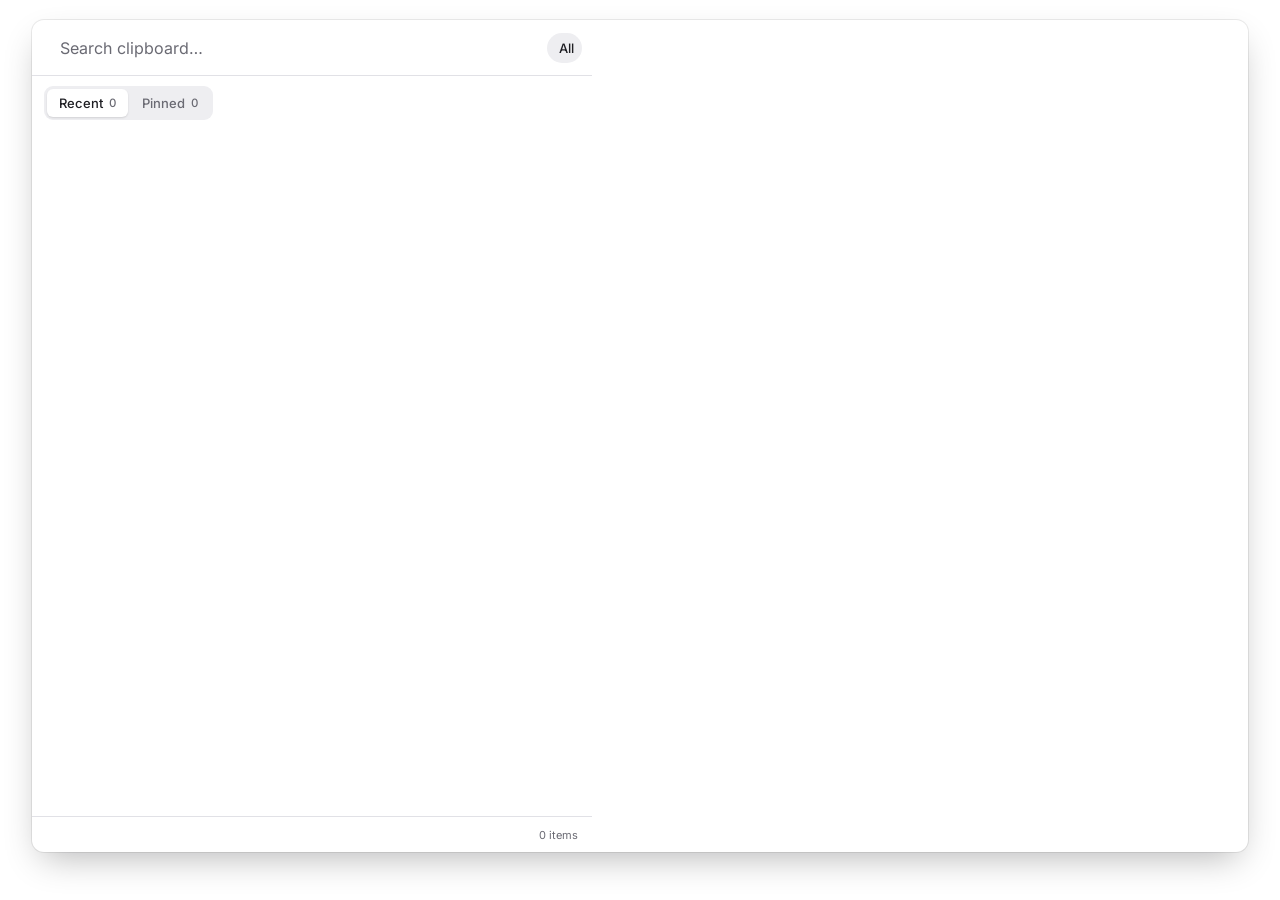
<file: ui/index.html>
<!doctype html>
<html lang="en">
<head>
  <meta charset="utf-8">
  <meta name="viewport" content="width=device-width, initial-scale=1">
  <title>Co-Pa</title>
  <link rel="stylesheet" href="tokens.css">
  <link rel="stylesheet" href="popup.css">
</head>
<body>
  <div class="window popup" id="popup">
    <div class="list-col">
      <header class="search-bar">
        <span data-icon="search" class="search-icon"></span>
        <input id="search" type="text" placeholder="Search clipboard…" autocomplete="off" spellcheck="false" aria-label="Search clipboard">
        <button id="filter-chip" class="chip" type="button" aria-haspopup="menu" aria-expanded="false">
          <span id="filter-label">All</span><span data-icon="expand_more"></span>
        </button>
      </header>
      <div class="tabs-bar">
        <div class="segmented" role="tablist">
          <button type="button" role="tab" data-tab="recent" class="on">Recent <span class="count" id="recent-count">0</span></button>
          <button type="button" role="tab" data-tab="pinned">Pinned <span class="count" id="pinned-count">0</span></button>
        </div>
      </div>
      <div class="list-scroll" id="scroll">
        <div id="list" role="listbox" aria-label="Clipboard history" aria-multiselectable="true"></div>
        <div class="empty" id="empty" hidden>
          <div class="empty-icon"><span data-icon="content_paste"></span></div>
          <div class="empty-text">Nothing copied yet. Copy something and it will show up here.</div>
        </div>
        <div class="empty no-results" id="no-results" hidden>
          <div class="empty-icon"><span data-icon="search_off"></span></div>
          <div class="empty-title">No results for “<span id="no-results-query"></span>”</div>
          <div class="empty-hint">Try a different search, or set the filter to All.</div>
        </div>
      </div>
      <footer class="hints">
        <div class="hint-text" id="hints"></div>
        <span class="hint-count" id="count-label">0 items</span>
      </footer>
    </div>

    <aside class="preview" id="preview" hidden>
      <div class="preview-head">
        <div class="preview-titles">
          <span class="preview-title" id="pv-title"></span>
          <span class="preview-sub" id="pv-sub"></span>
        </div>
        <button class="close-btn" id="pv-close" type="button" title="Close preview (←)"><span data-icon="close"></span></button>
      </div>
      <div class="preview-text" id="pv-text-wrap" hidden>
        <div class="preview-lines" id="pv-lines"></div>
        <div class="preview-count" id="pv-count"></div>
      </div>
      <div class="preview-image" id="pv-image-wrap" hidden>
        <div class="preview-img-box"><img id="pv-img" alt=""></div>
        <div class="preview-img-meta">
          <span id="pv-dims"></span>
          <span class="muted" id="pv-size"></span>
        </div>
        <div class="preview-img-actions">
          <button class="btn" id="pv-copy" type="button"><span data-icon="content_copy"></span>Copy</button>
          <button class="btn" id="pv-save" type="button"><span data-icon="download"></span>Save as…</button>
          <button class="btn" id="pv-open" type="button"><span data-icon="open_in_new"></span>Open</button>
        </div>
      </div>
      <div class="preview-actions">
        <button class="btn primary" id="pv-paste" type="button">Paste</button>
        <button class="btn" id="pv-paste-plain" type="button">Paste as plain text</button>
        <div class="spacer"></div>
        <button class="btn icon-btn" id="pv-pin" type="button" title="Pin"><span data-icon="push_pin"></span></button>
        <button class="btn icon-btn danger-icon" id="pv-delete" type="button" title="Delete"><span data-icon="delete"></span></button>
      </div>
    </aside>

    <div class="menu" id="filter-menu" role="menu" hidden>
      <button type="button" role="menuitemradio" data-filter="all">All<span data-icon="check"></span></button>
      <button type="button" role="menuitemradio" data-filter="text">Text<span data-icon="check"></span></button>
      <button type="button" role="menuitemradio" data-filter="images">Images<span data-icon="check"></span></button>
    </div>
  </div>
  <script src="common.js"></script>
  <script src="popup.js"></script>
</body>
</html>
</file>
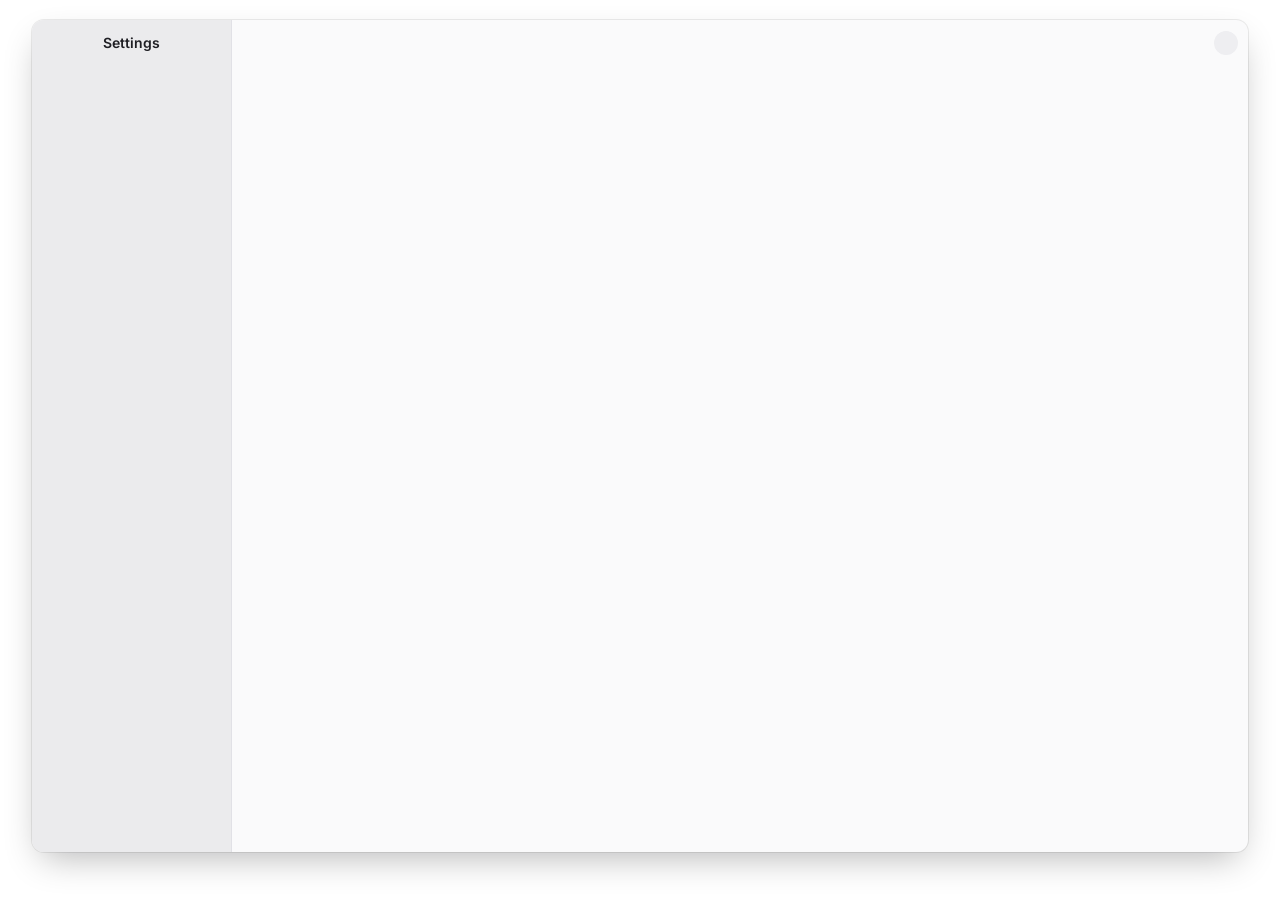
<file: ui/settings.html>
<!doctype html>
<html lang="en">
<head>
  <meta charset="utf-8">
  <meta name="viewport" content="width=device-width, initial-scale=1">
  <title>Co-Pa Settings</title>
  <link rel="stylesheet" href="tokens.css">
  <link rel="stylesheet" href="settings.css">
</head>
<body>
  <div class="window settings" id="settings">
    <nav class="sidebar">
      <div class="bar-title" data-tauri-drag-region>Settings</div>
      <div class="pages" id="pages" role="tablist" aria-orientation="vertical"></div>
    </nav>
    <main class="page">
      <div class="bar-title" data-tauri-drag-region>
        <span id="page-title" data-tauri-drag-region></span>
        <button class="window-close" id="close" type="button" title="Close"><span data-icon="close"></span></button>
      </div>
      <div class="page-body" id="body"></div>
    </main>
    <div class="scrim" id="dialog" hidden>
      <div class="dialog" role="alertdialog" aria-labelledby="dialog-title" aria-describedby="dialog-text">
        <div class="dialog-title" id="dialog-title">Clear history?</div>
        <div class="dialog-text" id="dialog-text">Every item in your clipboard history will be deleted, except pinned items. This can’t be undone.</div>
        <div class="dialog-buttons">
          <button class="btn" id="dialog-cancel" type="button">Cancel</button>
          <button class="btn danger" id="dialog-confirm" type="button">Clear history</button>
        </div>
      </div>
    </div>
  </div>
  <script src="common.js"></script>
  <script src="settings.js"></script>
</body>
</html>
</file>
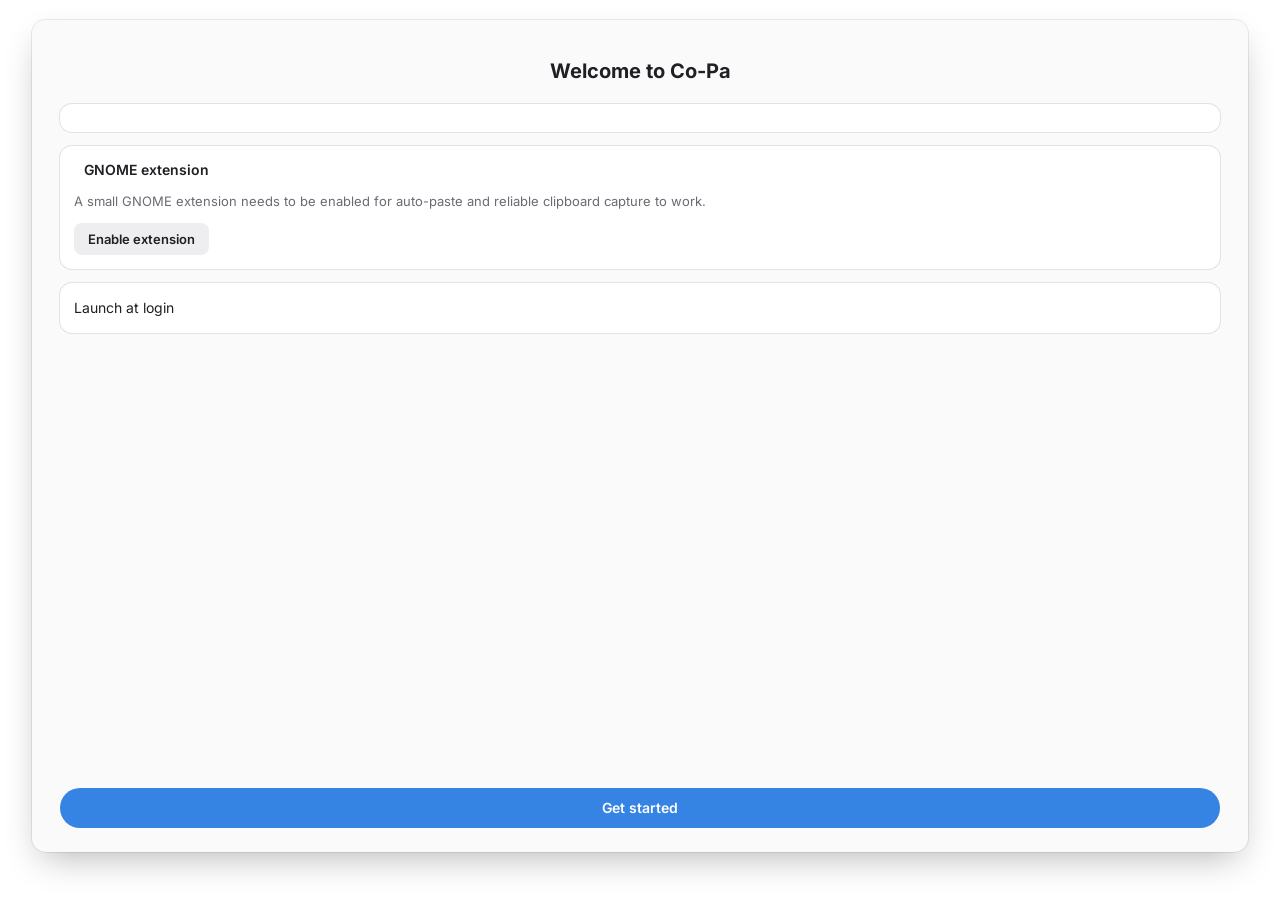
<file: ui/welcome.html>
<!doctype html>
<html lang="en">
<head>
  <meta charset="utf-8">
  <meta name="viewport" content="width=device-width, initial-scale=1">
  <title>Welcome to Co-Pa</title>
  <link rel="stylesheet" href="tokens.css">
  <style>
    .welcome {
      background: var(--bg);
      border-radius: 14px;
      padding: 28px 28px 24px;
      display: flex;
      flex-direction: column;
      gap: 14px;
    }
    .welcome-head { display: flex; flex-direction: column; align-items: center; gap: 10px; padding-bottom: 6px; }
    .welcome-title { font-size: 20px; line-height: 26px; font-weight: 700; }
    .card { background: var(--surface); border-radius: var(--radius-lg); box-shadow: 0 0 0 1px var(--border); padding: 14px; }
    .shortcut-card { display: flex; align-items: center; gap: 14px; }
    .ext-card { display: flex; flex-direction: column; gap: 12px; }
    .ext-head { display: flex; align-items: center; justify-content: space-between; gap: 12px; }
    .ext-name { display: flex; align-items: center; gap: 10px; font-weight: 600; }
    .ext-name .icon { font-size: 20px; color: var(--text-muted); }
    .ext-text { font-size: 13px; line-height: 19px; color: var(--text-muted); }
    .ext-error { font-size: 12px; line-height: 16px; color: var(--warning); }
    .login-card { min-height: 50px; display: flex; align-items: center; justify-content: space-between; padding: 0 14px; }
    .spacer { flex: 1; }
    .start {
      height: 40px;
      border: none;
      border-radius: 20px;
      background: var(--accent);
      color: var(--on-accent);
      font-size: 14px;
      font-weight: 600;
      cursor: pointer;
    }
    .start:focus-visible { outline: 2px solid var(--accent); outline-offset: 2px; }
  </style>
</head>
<body>
  <div class="window welcome" id="welcome" data-tauri-drag-region>
    <div class="welcome-head" data-tauri-drag-region>
      <div id="icon"></div>
      <div class="welcome-title">Welcome to Co-Pa</div>
    </div>
    <div class="card shortcut-card">
      <div id="keys"></div>
      <span id="shortcut-text"></span>
    </div>
    <div class="card ext-card">
      <div class="ext-head">
        <div class="ext-name"><span data-icon="extension"></span>GNOME extension</div>
        <span id="ext-status"></span>
      </div>
      <div class="ext-text" id="ext-text">A small GNOME extension needs to be enabled for auto-paste and reliable clipboard capture to work.</div>
      <div id="ext-action"><button class="btn" id="enable-ext" type="button" style="font-weight:600">Enable extension</button></div>
      <div class="ext-error" id="ext-error" hidden></div>
    </div>
    <div class="card login-card">
      <span>Launch at login</span>
      <span id="login"></span>
    </div>
    <div class="spacer" data-tauri-drag-region></div>
    <button class="start" id="start" type="button">Get started</button>
  </div>
  <script src="common.js"></script>
  <script src="welcome.js"></script>
</body>
</html>
</file>
<file: ui/tokens.css>
/* Co-Pa design tokens and shared components. */

@font-face {
  font-family: "Inter";
  font-style: normal;
  font-weight: 100 900;
  src: url("fonts/inter-latin.woff2") format("woff2");
}
@font-face {
  font-family: "JetBrains Mono";
  font-style: normal;
  font-weight: 100 800;
  src: url("fonts/jetbrains-mono-latin.woff2") format("woff2");
}
/* Subset of Material Symbols Rounded; icons are referenced by codepoint (see common.js). */
@font-face {
  font-family: "Material Symbols Rounded";
  font-style: normal;
  font-weight: 100 700;
  font-display: block;
  src: url("fonts/material-symbols-rounded.woff2") format("woff2");
}

:root,
:root[data-theme="light"] {
  --bg: #fafafb;
  --surface: #ffffff;
  --surface-hover: #f1f1f4;
  --selected: #dbe9fa;
  --selected-multi: #edf3fc;
  --border: #e1e1e6;
  --separator: #efeff2;
  --text: #1f1f24;
  --text-muted: #6a6a73;
  --accent: #3584e4;
  --accent-text: #1c71d8;
  --on-accent: #ffffff;
  --danger: #e01b24;
  --danger-text: #c01c28;
  --warning: #8a5d00;
  --warning-bg: #fdf1cf;
  --success: #1b7f4d;
  --success-bg: #ddf3e6;
  --icon-bg: #eeeef1;
  --kbd-bg: #f4f4f6;
  --sidebar: #ebebed;
  --sidebar-sel: #dadade;
  --switch-off: #d6d6da;
  --toggle-on: #ffffff;
  --scrim: rgba(0, 0, 6, 0.25);
  --ph1: #e6e6ea;
  --ph2: #dcdce1;
  /* Tighter than the mock-up's shadow so it fits in the window's transparent margin. */
  --shadow: 0 0 0 1px rgba(0, 0, 6, 0.08), 0 14px 36px -10px rgba(0, 0, 6, 0.3);
  --menu-shadow: 0 0 0 1px rgba(0, 0, 6, 0.08), 0 8px 24px -6px rgba(0, 0, 6, 0.25);
  --scheme: light;
}

:root[data-theme="dark"] {
  --bg: #222226;
  --surface: #2e2e33;
  --surface-hover: #38383e;
  --selected: #2a3f5e;
  --selected-multi: #33394a;
  --border: #3c3c42;
  --separator: #35353a;
  --text: #ededf0;
  --text-muted: #a8a8b0;
  --accent: #3584e4;
  --accent-text: #78aeed;
  --on-accent: #ffffff;
  --danger: #c01c28;
  --danger-text: #ff7b63;
  --warning: #e9c46a;
  --warning-bg: #3b331b;
  --success: #6bd49a;
  --success-bg: #1e3a2b;
  --icon-bg: #38383e;
  --kbd-bg: #38383e;
  --sidebar: #2a2a2f;
  --sidebar-sel: #3d3d43;
  --switch-off: #4a4a50;
  --toggle-on: #55555c;
  --scrim: rgba(0, 0, 0, 0.5);
  --ph1: #2a2a2f;
  --ph2: #323238;
  --shadow: 0 0 0 1px rgba(255, 255, 255, 0.07), 0 14px 36px -10px rgba(0, 0, 0, 0.65);
  --menu-shadow: 0 0 0 1px rgba(255, 255, 255, 0.07), 0 8px 24px -6px rgba(0, 0, 0, 0.6);
  --scheme: dark;
}

:root {
  --space-1: 2px;
  --space-2: 4px;
  --space-3: 6px;
  --space-4: 8px;
  --space-5: 12px;
  --space-6: 16px;
  --space-7: 24px;
  --space-8: 32px;
  --radius-xs: 4px;
  --radius-sm: 6px;
  --radius-md: 8px;
  --radius-lg: 12px;
  --radius-pill: 999px;
  --mono: "JetBrains Mono", ui-monospace, monospace;
}

/* Each window is transparent; .window is the visible card. The padding is the
   room its shadow needs to fade out: keep it in sync with SHADOW_MARGIN_* in lib.rs. */
* { box-sizing: border-box; }
html, body { height: 100%; margin: 0; background: transparent; }
body {
  padding: 20px 32px 48px;
  font: 14px/20px Inter, system-ui, sans-serif;
  color: var(--text);
  -webkit-font-smoothing: antialiased;
  user-select: none;
  cursor: default;
}
/* color-scheme lives on the card, not :root: on the root it would make the
   browser paint the whole (transparent) window dark. */
.window {
  color-scheme: var(--scheme);
  position: relative;
  height: 100%;
  border-radius: var(--radius-lg);
  box-shadow: var(--shadow);
  overflow: hidden;
}
input, select, button { font: inherit; color: inherit; }
input:focus { outline: none; }
input::placeholder { color: var(--text-muted); }
[hidden] { display: none !important; }

.icon {
  font-family: "Material Symbols Rounded";
  font-weight: normal;
  font-style: normal;
  font-size: 18px;
  line-height: 1;
  white-space: nowrap;
  display: inline-block;
  flex-shrink: 0;
}
.icon.filled { font-variation-settings: "FILL" 1; }

/* Flat buttons */
.btn {
  height: 32px;
  display: inline-flex;
  align-items: center;
  gap: 6px;
  padding: 0 14px;
  border: none;
  border-radius: var(--radius-md);
  background: var(--icon-bg);
  font-size: 13px;
  font-weight: 500;
  white-space: nowrap;
  cursor: pointer;
}
.btn .icon { font-size: 16px; }
.btn:hover { filter: brightness(0.96); }
:root[data-theme="dark"] .btn:hover { filter: brightness(1.15); }
.btn.primary { background: var(--accent); color: var(--on-accent); font-weight: 600; }
.btn.danger { background: var(--danger); color: #ffffff; font-weight: 600; }
.icon-btn {
  width: 32px;
  height: 32px;
  padding: 0;
  justify-content: center;
}
.icon-btn .icon { font-size: 18px; }
.round-btn {
  width: 30px;
  height: 30px;
  border: none;
  border-radius: 15px;
  background: var(--icon-bg);
  display: inline-flex;
  align-items: center;
  justify-content: center;
  cursor: pointer;
  padding: 0;
}

/* Segmented toggle (tabs, theme, keep history) */
.segmented {
  display: flex;
  gap: 2px;
  padding: 3px;
  border-radius: 9px;
  background: var(--icon-bg);
}
.segmented > * {
  height: 28px;
  padding: 0 12px;
  border: none;
  border-radius: var(--radius-sm);
  display: flex;
  align-items: center;
  gap: 6px;
  font-size: 13px;
  font-weight: 500;
  white-space: nowrap;
  cursor: pointer;
  background: transparent;
  color: var(--text-muted);
}
.segmented > .on {
  background: var(--toggle-on);
  box-shadow: 0 1px 2px rgba(0, 0, 0, 0.12);
  color: var(--text);
}

/* Switch */
.switch {
  position: relative;
  width: 44px;
  height: 24px;
  border-radius: 12px;
  flex-shrink: 0;
  cursor: pointer;
  background: var(--switch-off);
  transition: background 0.15s;
  border: none;
  padding: 0;
}
.switch::after {
  content: "";
  position: absolute;
  top: 2px;
  left: 2px;
  width: 20px;
  height: 20px;
  border-radius: 10px;
  background: #ffffff;
  box-shadow: 0 1px 2px rgba(0, 0, 0, 0.3);
  transition: left 0.15s;
}
.switch[aria-checked="true"] { background: var(--accent); }
.switch[aria-checked="true"]::after { left: 22px; }
.switch:focus-visible, .btn:focus-visible, .segmented > *:focus-visible { outline: 2px solid var(--accent); outline-offset: 2px; }

/* Keycaps */
.keys { display: flex; align-items: center; gap: 4px; }
.keys .plus { font-size: 12px; color: var(--text-muted); }
.kbd {
  display: inline-flex;
  align-items: center;
  justify-content: center;
  min-width: 26px;
  height: 26px;
  padding: 0 8px;
  border-radius: 5px;
  background: var(--kbd-bg);
  box-shadow: inset 0 0 0 1px var(--border), 0 1px 0 var(--border);
  font: 500 12px var(--mono);
}
.keys.conflict .kbd { background: var(--warning-bg); box-shadow: inset 0 0 0 1px var(--warning); color: var(--warning); }

/* Boxed lists (settings groups) */
.group { display: flex; flex-direction: column; gap: 8px; }
.group-title { font-size: 14px; font-weight: 600; padding: 0 2px; }
.boxed {
  background: var(--surface);
  border-radius: var(--radius-lg);
  box-shadow: 0 0 0 1px var(--border);
  overflow: hidden;
}
.boxed > .row {
  min-height: 50px;
  display: flex;
  align-items: center;
  justify-content: space-between;
  gap: 16px;
  padding: 8px 14px;
}
.boxed > .row > :first-child { min-width: 0; }
.boxed > .row > :last-child { flex-shrink: 0; }
.boxed > .row + .row { border-top: 1px solid var(--border); }
.row .sub { display: block; font-size: 12px; line-height: 16px; color: var(--text-muted); }

/* Status pills */
.pill {
  height: 24px;
  display: inline-flex;
  align-items: center;
  gap: 6px;
  padding: 0 10px;
  border-radius: 12px;
  font-size: 12px;
  font-weight: 600;
  white-space: nowrap;
}
.pill.ok { background: var(--success-bg); color: var(--success); }
.pill.warn { background: var(--warning-bg); color: var(--warning); }
.pill.warn::before { content: ""; width: 6px; height: 6px; border-radius: 3px; background: var(--warning); }

/* Toast */
.toast {
  position: absolute;
  left: 50%;
  bottom: 52px;
  transform: translateX(-50%);
  height: 36px;
  display: flex;
  align-items: center;
  padding: 0 16px;
  border-radius: 18px;
  background: rgba(30, 30, 34, 0.94);
  color: #ffffff;
  font-size: 13px;
  font-weight: 500;
  white-space: nowrap;
  z-index: 20;
  pointer-events: none;
}
</file>
<file: ui/popup.css>
.popup {
  display: flex;
  background: var(--surface);
}

.list-col {
  width: 560px;
  flex-shrink: 0;
  height: 100%;
  display: flex;
  flex-direction: column;
}

/* Search bar */
.search-bar {
  height: 56px;
  flex-shrink: 0;
  display: flex;
  align-items: center;
  gap: 10px;
  padding: 0 10px 0 16px;
  border-bottom: 1px solid var(--border);
}
.search-icon { font-size: 20px; color: var(--text-muted); }
#search {
  flex: 1;
  min-width: 0;
  height: 40px;
  border: none;
  background: transparent;
  font-size: 16px;
  line-height: 22px;
  caret-color: var(--accent);
}
.chip {
  height: 30px;
  display: flex;
  align-items: center;
  gap: 2px;
  padding: 0 6px 0 12px;
  border: none;
  border-radius: 15px;
  background: var(--icon-bg);
  font-size: 13px;
  font-weight: 500;
  cursor: pointer;
  flex-shrink: 0;
}
.chip .icon { color: var(--text-muted); }

/* Tabs */
/* 10px above the tabs (to the header) and below them (6px + the list's 4px top padding). */
.tabs-bar { flex-shrink: 0; display: flex; padding: 10px 12px 6px; }
.segmented .count { font-size: 11.5px; font-weight: 500; color: var(--text-muted); font-variant-numeric: tabular-nums; }

/* List */
.list-scroll {
  position: relative;
  flex: 1;
  min-height: 0;
  overflow-y: auto;
  scrollbar-width: none;
  padding: 4px 6px 6px;
}
.list-scroll::-webkit-scrollbar { display: none; }

.row {
  position: relative;
  display: flex;
  align-items: center;
  gap: 12px;
  padding: 8px 10px 8px 12px;
  min-height: 44px;
}
.row + .row::before {
  content: "";
  position: absolute;
  top: 0;
  left: -6px;
  right: -6px;
  height: 1px;
  background: var(--separator);
}
.row-bg {
  position: absolute;
  inset: 0 -6px;
  transition: background 0.1s;
}
.row:hover .row-bg { background: var(--surface-hover); }
.row.multi .row-bg { background: var(--selected-multi); }
.row.sel .row-bg { background: var(--selected); box-shadow: inset 3px 0 0 var(--accent); }

.badge-slot {
  position: relative;
  flex-shrink: 0;
  width: 20px;
  height: 20px;
  display: flex;
  align-items: center;
  justify-content: center;
}
.check {
  width: 20px;
  height: 20px;
  border-radius: 6px;
  background: var(--accent);
  color: var(--on-accent);
  display: flex;
  align-items: center;
  justify-content: center;
}
.check .icon { font-size: 16px; font-variation-settings: "wght" 600; }

.content {
  position: relative;
  flex: 1;
  min-width: 0;
  display: flex;
  flex-direction: column;
  gap: 2px;
}
.c-text {
  font-size: 14px;
  line-height: 20px;
  display: -webkit-box;
  -webkit-line-clamp: 2;
  -webkit-box-orient: vertical;
  overflow: hidden;
  word-break: break-word;
  white-space: pre-line;
}
.c-code {
  font: 12.5px/19px var(--mono);
  white-space: pre;
  overflow: hidden;
  text-overflow: ellipsis;
}
.c-line {
  font-size: 14px;
  line-height: 20px;
  white-space: nowrap;
  overflow: hidden;
  text-overflow: ellipsis;
}
.c-sub { font-size: 12px; line-height: 16px; color: var(--text-muted); }
.c-path {
  font: 11.5px/16px var(--mono);
  color: var(--text-muted);
  white-space: nowrap;
  overflow: hidden;
  text-overflow: ellipsis;
}
.c-color { display: flex; align-items: center; gap: 10px; }
.swatch {
  width: 18px;
  height: 18px;
  border-radius: 4px;
  box-shadow: inset 0 0 0 1px rgba(0, 0, 0, 0.12);
  flex-shrink: 0;
}
.c-hex { font: 13px/20px var(--mono); }
.c-image { display: flex; align-items: center; gap: 12px; }
.thumb {
  height: 56px;
  border-radius: 6px;
  flex-shrink: 0;
  object-fit: cover;
  background: repeating-linear-gradient(135deg, var(--ph1) 0 6px, var(--ph2) 6px 12px);
  box-shadow: inset 0 0 0 1px var(--border);
  outline: 1px solid var(--border);
  outline-offset: -1px;
}
.c-image .meta { display: flex; flex-direction: column; gap: 2px; min-width: 0; }

.trail {
  position: relative;
  flex-shrink: 0;
  display: flex;
  align-items: center;
  gap: 8px;
  padding-left: 4px;
}
.time { font-size: 12px; line-height: 16px; color: var(--text-muted); white-space: nowrap; }
.pin-btn, .open-btn {
  width: 24px;
  height: 24px;
  border: none;
  border-radius: 6px;
  background: transparent;
  display: flex;
  align-items: center;
  justify-content: center;
  color: var(--text-muted);
  cursor: pointer;
  padding: 0;
}
.pin-btn .icon, .open-btn .icon { font-size: 16px; }
.pin-btn:hover, .open-btn:hover { background: var(--icon-bg); color: var(--text); }
.pin-btn { opacity: 0.55; }
.row:hover .pin-btn, .row.sel .pin-btn, .pin-btn:focus-visible { opacity: 1; }
.pin-btn.pinned { opacity: 1; color: var(--accent-text); }

/* Empty states */
.empty {
  position: absolute;
  inset: 0;
  display: flex;
  flex-direction: column;
  align-items: center;
  justify-content: center;
  gap: 14px;
  padding: 0 72px 40px;
  text-align: center;
}
.no-results { gap: 8px; }
.empty-icon {
  width: 56px;
  height: 56px;
  border-radius: 28px;
  background: var(--icon-bg);
  display: flex;
  align-items: center;
  justify-content: center;
}
.no-results .empty-icon { margin-bottom: 6px; }
.empty-icon .icon { font-size: 28px; color: var(--text-muted); }
.empty-text { font-size: 14px; line-height: 20px; color: var(--text-muted); max-width: 300px; }
.empty-title { font-size: 14px; line-height: 20px; font-weight: 600; }
.empty-hint { font-size: 13px; line-height: 18px; color: var(--text-muted); }

/* Footer */
.hints {
  height: 36px;
  flex-shrink: 0;
  border-top: 1px solid var(--border);
  display: flex;
  align-items: center;
  justify-content: space-between;
  gap: 12px;
  padding: 0 14px;
  font-size: 11px;
  color: var(--text-muted);
}
.hint-text { min-width: 0; white-space: nowrap; overflow: hidden; text-overflow: ellipsis; }
.hint-text b { color: var(--text); font-weight: 500; }
.hint-count { flex-shrink: 0; white-space: nowrap; }

/* Preview panel */
.preview {
  flex: 1;
  min-width: 0;
  border-left: 1px solid var(--border);
  display: flex;
  flex-direction: column;
  background: var(--bg);
}
.preview-head {
  height: 56px;
  flex-shrink: 0;
  display: flex;
  align-items: center;
  justify-content: space-between;
  padding: 0 10px 0 16px;
  border-bottom: 1px solid var(--border);
}
.preview-titles { display: flex; flex-direction: column; }
.preview-title { font-size: 14px; line-height: 20px; font-weight: 600; }
.preview-sub { font-size: 12px; line-height: 16px; color: var(--text-muted); }
.close-btn {
  width: 30px;
  height: 30px;
  border: none;
  border-radius: 15px;
  background: transparent;
  display: flex;
  align-items: center;
  justify-content: center;
  color: var(--text-muted);
  cursor: pointer;
  padding: 0;
}
.close-btn:hover { background: var(--icon-bg); }
.preview-text { flex: 1; min-height: 0; display: flex; flex-direction: column; }
.preview-lines {
  flex: 1;
  min-height: 0;
  overflow: auto;
  padding: 12px 16px 12px 0;
  font: 12.5px/20px var(--mono);
  user-select: text;
}
.preview-lines .ln { display: flex; }
.preview-lines .n {
  width: 40px;
  flex-shrink: 0;
  text-align: right;
  padding-right: 12px;
  color: var(--text-muted);
  user-select: none;
}
.preview-lines .t { white-space: pre-wrap; word-break: break-word; min-width: 0; }
.preview-count {
  padding: 8px 16px;
  border-top: 1px solid var(--border);
  font-size: 12px;
  line-height: 16px;
  color: var(--text-muted);
}
.preview-image { flex: 1; min-height: 0; padding: 16px; display: flex; flex-direction: column; gap: 14px; }
.preview-img-box {
  min-height: 0;
  max-height: 360px;
  border-radius: 8px;
  overflow: hidden;
  display: flex;
  align-items: center;
  justify-content: center;
  background: repeating-linear-gradient(135deg, var(--ph1) 0 8px, var(--ph2) 8px 16px);
  box-shadow: inset 0 0 0 1px var(--border);
}
.preview-img-box img { max-width: 100%; max-height: 360px; object-fit: contain; display: block; }
.preview-img-meta { display: flex; flex-direction: column; gap: 2px; }
.preview-img-meta .muted { font-size: 12px; line-height: 16px; color: var(--text-muted); }
.preview-img-actions { display: flex; gap: 8px; }
.preview-img-actions .btn { padding: 0 12px; }
.preview-actions {
  flex-shrink: 0;
  padding: 10px 12px;
  border-top: 1px solid var(--border);
  display: flex;
  gap: 8px;
  align-items: center;
}
.preview-actions .spacer { flex: 1; }
#pv-paste-plain { padding: 0 12px; }
.danger-icon { color: var(--danger-text); }
#pv-pin.pinned .icon { color: var(--accent-text); font-variation-settings: "FILL" 1; }

/* Filter menu */
.menu {
  position: absolute;
  top: 50px;
  left: 392px;
  width: 160px;
  background: var(--surface);
  border-radius: var(--radius-lg);
  box-shadow: var(--menu-shadow);
  padding: 6px;
  z-index: 5;
  display: flex;
  flex-direction: column;
  gap: 2px;
}
.menu button {
  height: 32px;
  display: flex;
  align-items: center;
  justify-content: space-between;
  padding: 0 10px;
  border: none;
  border-radius: var(--radius-md);
  background: transparent;
  font-size: 14px;
  text-align: left;
  cursor: pointer;
}
.menu button:hover, .menu button.focus { background: var(--surface-hover); }
.menu .icon { color: var(--accent-text); visibility: hidden; }
.menu button[aria-checked="true"] .icon { visibility: visible; }
</file>
<file: ui/settings.css>
.settings { display: flex; background: var(--bg); }

.sidebar {
  width: 200px;
  flex-shrink: 0;
  background: var(--sidebar);
  border-right: 1px solid var(--border);
  display: flex;
  flex-direction: column;
}
.bar-title {
  position: relative;
  height: 46px;
  flex-shrink: 0;
  display: flex;
  align-items: center;
  justify-content: center;
  font-size: 14px;
  font-weight: 600;
}
.pages { padding: 4px 8px; display: flex; flex-direction: column; gap: 2px; }
.pages button {
  display: flex;
  align-items: center;
  gap: 10px;
  height: 36px;
  padding: 0 10px;
  border: none;
  border-radius: var(--radius-md);
  background: transparent;
  font-size: 14px;
  text-align: left;
  cursor: pointer;
}
.pages button .icon { color: var(--text-muted); }
.pages button:hover { background: var(--surface-hover); }
.pages button.on { background: var(--sidebar-sel); font-weight: 600; }

.page { flex: 1; min-width: 0; display: flex; flex-direction: column; }
.window-close {
  position: absolute;
  right: 10px;
  top: 11px;
  width: 24px;
  height: 24px;
  border: none;
  border-radius: 12px;
  background: var(--icon-bg);
  display: flex;
  align-items: center;
  justify-content: center;
  cursor: pointer;
  padding: 0;
}
.window-close .icon { font-size: 16px; }
.page-body {
  flex: 1;
  min-height: 0;
  overflow-y: auto;
  scrollbar-width: thin;
  padding: 4px 32px 24px;
  display: flex;
  flex-direction: column;
  gap: 18px;
}

.boxed > .row.tight { min-height: 46px; padding-right: 8px; }
.boxed > .row.tall { min-height: 56px; padding-right: 10px; }
.group-head { display: flex; align-items: baseline; justify-content: space-between; padding: 0 2px; }
.group-head .hint { font-size: 12px; color: var(--text-muted); }
.group-note { font-size: 12px; line-height: 16px; color: var(--text-muted); padding: 0 2px; }

.muted-value { display: flex; align-items: center; gap: 4px; font-size: 14px; color: var(--text-muted); }
.stepper { display: flex; align-items: center; gap: 4px; }
.stepper .value { min-width: 48px; text-align: right; font-variant-numeric: tabular-nums; padding-right: 6px; }

.select-wrap { position: relative; display: flex; align-items: center; color: var(--text-muted); }
.select-wrap select {
  appearance: none;
  border: none;
  background: transparent;
  color: var(--text-muted);
  font-size: 14px;
  padding: 4px 24px 4px 8px;
  cursor: pointer;
  border-radius: var(--radius-sm);
}
.select-wrap select:hover { background: var(--surface-hover); }
.select-wrap select option { background: var(--surface); color: var(--text); }
.select-wrap .icon { position: absolute; right: 2px; pointer-events: none; }

.remove-btn {
  width: 30px;
  height: 30px;
  border: none;
  border-radius: 15px;
  background: transparent;
  display: flex;
  align-items: center;
  justify-content: center;
  color: var(--text-muted);
  cursor: pointer;
  padding: 0;
}
.remove-btn:hover { background: var(--icon-bg); }
.add-row {
  justify-content: flex-start !important;
  gap: 8px !important;
  color: var(--accent-text);
  font-weight: 500;
  cursor: pointer;
  width: 100%;
  border: none;
  background: transparent;
  text-align: left;
}
.add-row:hover { background: var(--surface-hover); }
.add-input {
  flex: 1;
  height: 32px;
  border: none;
  background: transparent;
  font-size: 14px;
  caret-color: var(--accent);
}

/* Shortcut recording */
.recording {
  white-space: nowrap;
  height: 32px;
  display: flex;
  align-items: center;
  gap: 8px;
  padding: 0 14px;
  border-radius: var(--radius-md);
  border: 1.5px dashed var(--accent);
  font-size: 13px;
  font-weight: 500;
  color: var(--accent-text);
}
.recording::before { content: ""; width: 8px; height: 8px; border-radius: 4px; background: var(--accent); }
.shortcut-controls { display: flex; align-items: center; gap: 12px; }
.shortcut-controls:has(.recording) { gap: 8px; }
.row.tall > span:first-child { white-space: nowrap; }
.conflict-bar {
  display: flex;
  align-items: center;
  gap: 10px;
  padding: 10px 10px 10px 14px;
  background: var(--warning-bg);
  border-top: 1px solid var(--border);
}
.conflict-bar .icon { color: var(--warning); }
.conflict-bar .msg { flex: 1; font-size: 13px; line-height: 18px; }
.conflict-bar .btn {
  height: 28px;
  padding: 0 12px;
  border-radius: 7px;
  background: var(--surface);
  box-shadow: 0 0 0 1px var(--border);
  font-size: 12.5px;
}

/* About */
.about-head { display: flex; flex-direction: column; align-items: center; gap: 6px; padding: 20px 0 8px; }
.about-head svg { margin-bottom: 8px; }
.about-name { font-size: 20px; line-height: 26px; font-weight: 700; }
.about-version { font-size: 13px; color: var(--text-muted); }
.link-row { cursor: pointer; width: 100%; border: none; background: transparent; text-align: left; }
.link-row:hover { background: var(--surface-hover); }
.link-row .icon { color: var(--text-muted); }

/* Dialog */
.scrim {
  position: absolute;
  inset: 0;
  background: var(--scrim);
  display: flex;
  align-items: center;
  justify-content: center;
  z-index: 10;
}
.dialog {
  width: 340px;
  background: var(--surface);
  border-radius: 14px;
  box-shadow: var(--menu-shadow);
  padding: 28px 24px 20px;
  display: flex;
  flex-direction: column;
  align-items: center;
  gap: 10px;
  text-align: center;
}
.dialog-title { font-size: 18px; line-height: 24px; font-weight: 700; }
.dialog-text { font-size: 14px; line-height: 20px; color: var(--text-muted); }
.dialog-buttons { display: flex; gap: 10px; width: 100%; margin-top: 14px; }
.dialog-buttons .btn { flex: 1; height: 38px; justify-content: center; font-size: 14px; }
</file>
